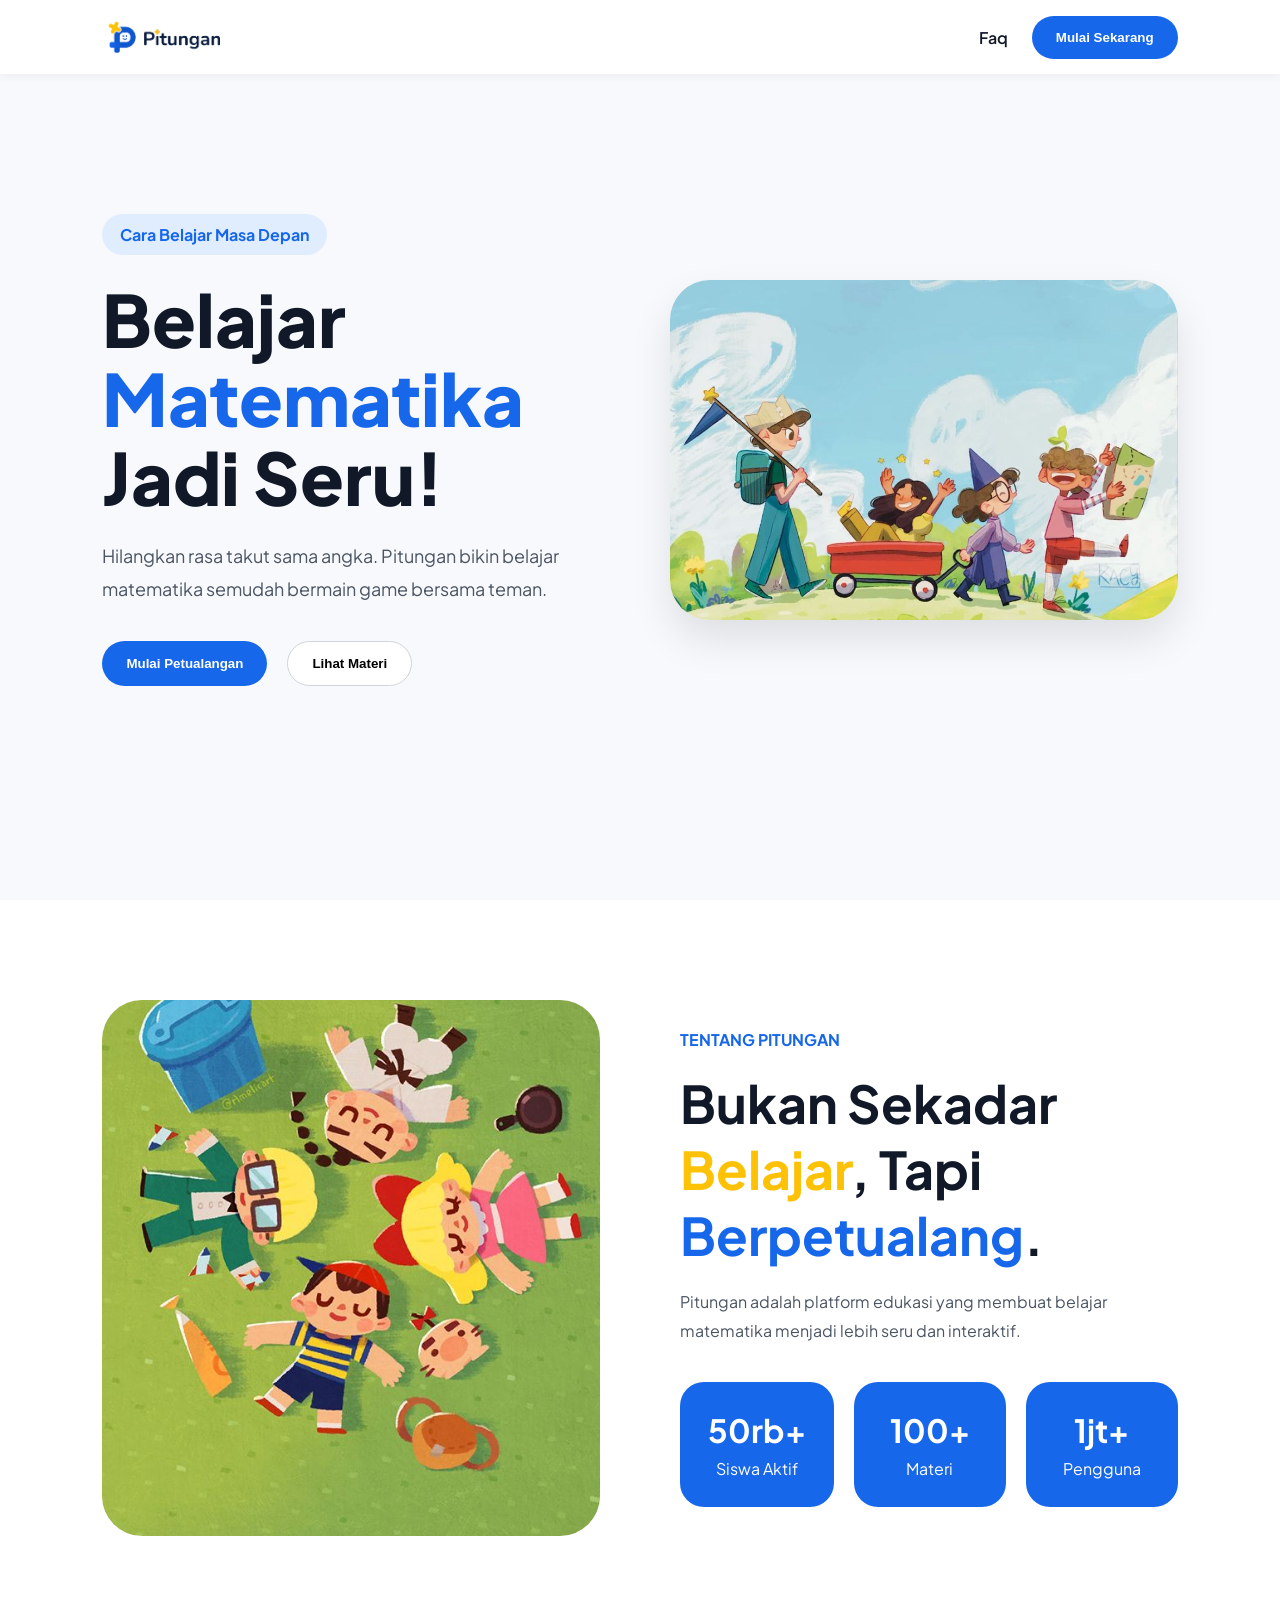
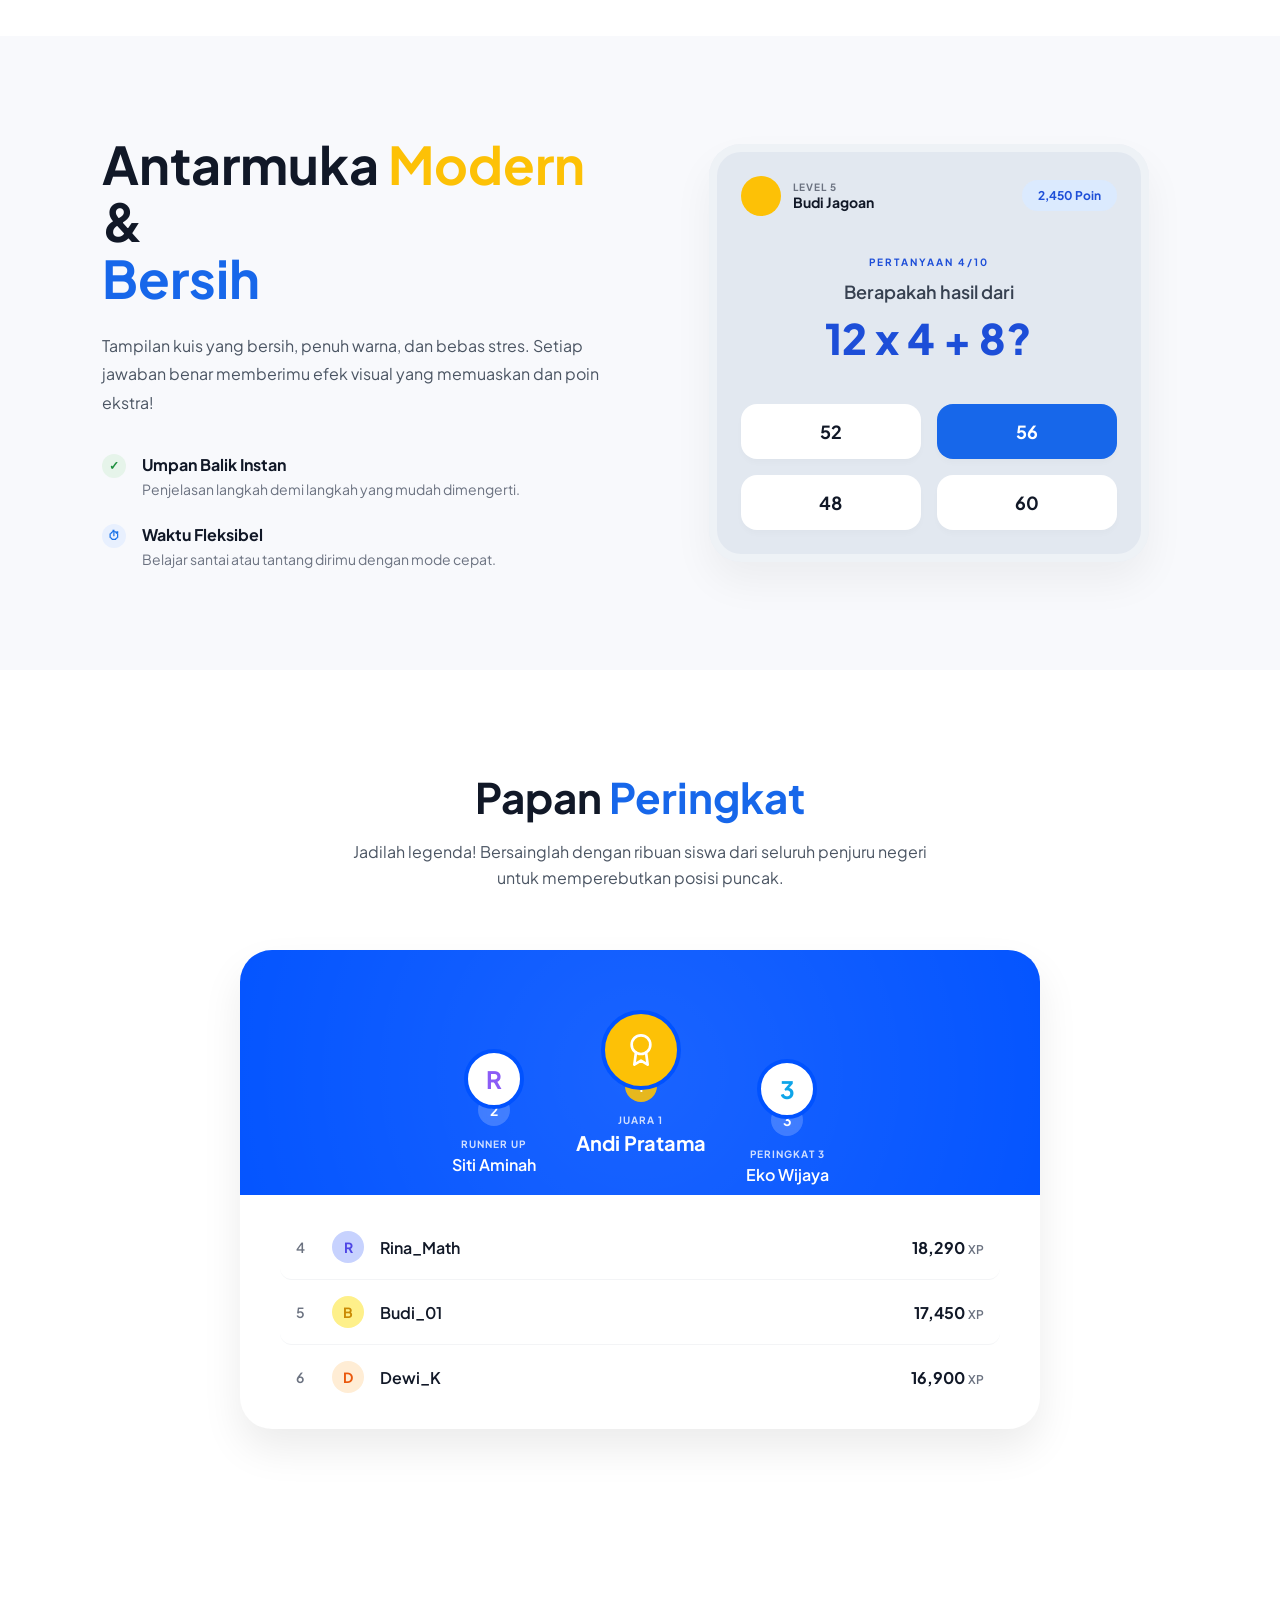
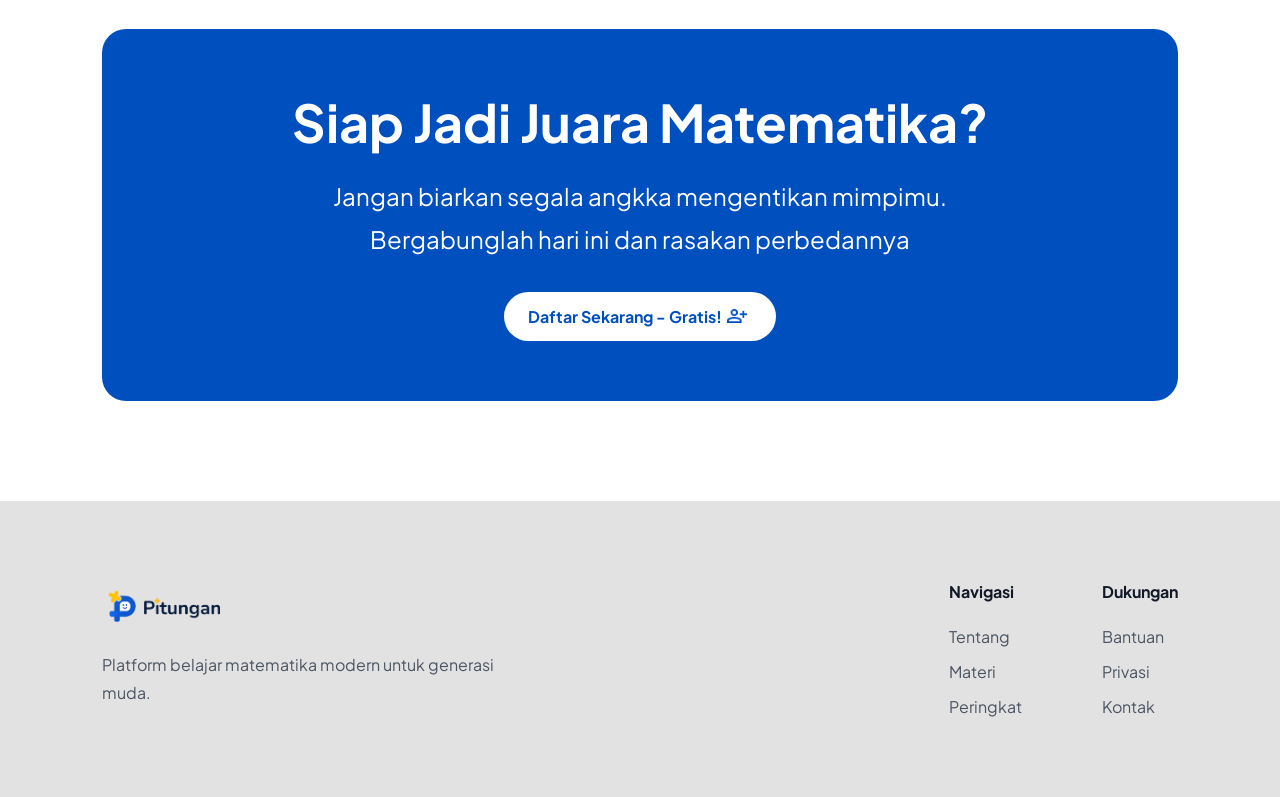
<file: index.html>
<!DOCTYPE html>
<html lang="en">

<head>
    <meta charset="UTF-8">
    <meta name="viewport" content="width=device-width, initial-scale=1.0">
    <title>Pitungan</title>
    <link rel="icon" type="image/png" href="assets/img/logo.png">
    <link rel="stylesheet" href="assets/css/style.css">
    <link rel="preconnect" href="https://fonts.googleapis.com">
    <link href="https://fonts.googleapis.com/css2?family=Plus+Jakarta+Sans:wght@400;500;600;700;800&display=swap"
        rel="stylesheet">
</head>

<body>
    <!-- Navbar -->
    <header class="navbar">

        <div class="logo">
            <img src="assets/img/logotype.png" />
        </div>

        <nav>
            <a href="#">Faq</a>

            <button class="btn-primary">
                Mulai Sekarang
            </button>
        </nav>

    </header>

    <!-- Hero -->
    <section class="hero">

        <div class="hero-text">

            <span class="tag">
                Cara Belajar Masa Depan
            </span>

            <h1>
                Belajar
                <span class="text-blue">Matematika</span>
                Jadi Seru!
            </h1>

            <p>
                Hilangkan rasa takut sama angka.
                Pitungan bikin belajar matematika
                semudah bermain game bersama teman.
            </p>

            <div class="hero-buttons">

                <button class="btn-primary">
                    Mulai Petualangan
                </button>

                <button class="btn-secondary">
                    Lihat Materi
                </button>

            </div>

        </div>

        <div class="hero-image">
            <img src="assets/img/belajar_matematika_seru.jpg" alt="">
        </div>

    </section>

    <!-- About -->
    <section class="about">

        <div class="about-image">
            <img src="assets/img/anak_belajar_matematika_ceria.jpg" alt="">
        </div>

        <div class="about-text">

            <span class="section-label">
                Tentang Pitungan
            </span>

            <h2>
                Bukan Sekadar <span class="text-yellow">Belajar</span>,
                Tapi <span class="text-blue">Berpetualang</span>.
            </h2>

            <p>
                Pitungan adalah platform edukasi
                yang membuat belajar matematika
                menjadi lebih seru dan interaktif.
            </p>

            <div class="stats">

                <div class="stat-card">
                    <h3>50rb+</h3>
                    <span>Siswa Aktif</span>
                </div>

                <div class="stat-card">
                    <h3>100+</h3>
                    <span>Materi</span>
                </div>

                <div class="stat-card">
                    <h3>1jt+</h3>
                    <span>Pengguna</span>
                </div>

            </div>

        </div>

    </section>
    <!-- Features -->
    <section class="features">
        <div class="features-text">
            <h2>Antarmuka <span class="text-yellow">Modern</span> & <br><span class="text-blue">Bersih</span></h2>
            <p>Tampilan kuis yang bersih, penuh warna, dan bebas stres. Setiap jawaban benar memberimu efek visual yang
                memuaskan dan poin ekstra!</p>
            <div class="feature-list">
                <div class="feature-item">
                    <div class="feature-icon check">✓</div>
                    <div class="feature-desc">
                        <h4>Umpan Balik Instan</h4>
                        <p>Penjelasan langkah demi langkah yang mudah dimengerti.</p>
                    </div>
                </div>
                <div class="feature-item">
                    <div class="feature-icon clock">⏱</div>
                    <div class="feature-desc">
                        <h4>Waktu Fleksibel</h4>
                        <p>Belajar santai atau tantang dirimu dengan mode cepat.</p>
                    </div>
                </div>
            </div>
        </div>
        <div class="features-ui">
            <div class="mock-card">
                <div class="mock-header">
                    <div class="user-info">
                        <div class="avatar-yellow"></div>
                        <div class="user-level">
                            <span class="level-label">LEVEL 5</span>
                            <span class="user-name">Budi Jagoan</span>
                        </div>
                    </div>
                    <div class="points-badge">2,450 Poin</div>
                </div>
                <div class="mock-body">
                    <span class="question-label">PERTANYAAN 4/10</span>
                    <h3>Berapakah hasil dari</h3>
                    <div class="question-math">12 x 4 + 8?</div>
                </div>
                <div class="mock-options">
                    <div class="option">52</div>
                    <div class="option active">56</div>
                    <div class="option">48</div>
                    <div class="option">60</div>
                </div>
            </div>
        </div>
    </section>

    <!-- Leaderboard -->
    <section class="leaderboard-section">
        <div class="leaderboard-header">
            <h2>Papan <span class="text-blue">Peringkat</span></h2>
            <p>Jadilah legenda! Bersainglah dengan ribuan siswa dari seluruh penjuru negeri untuk memperebutkan posisi
                puncak.</p>
        </div>

        <div class="leaderboard-card">
            <div class="leaderboard-top">
                <div class="podium">
                    <div class="podium-place second">
                        <div class="avatar r-avatar">R</div>
                        <span class="rank-num">2</span>
                        <span class="rank-title">RUNNER UP</span>
                        <span class="rank-name">Siti Aminah</span>
                    </div>
                    <div class="podium-place first">
                        <div class="avatar gold-avatar">
                            <svg width="32" height="32" viewBox="0 0 24 24" fill="none" stroke="currentColor"
                                stroke-width="2" stroke-linecap="round" stroke-linejoin="round">
                                <circle cx="12" cy="8" r="7"></circle>
                                <polyline points="8.21 13.89 7 23 12 20 17 23 15.79 13.88"></polyline>
                            </svg>
                        </div>
                        <span class="rank-num">1</span>
                        <span class="rank-title">JUARA 1</span>
                        <span class="rank-name">Andi Pratama</span>
                    </div>
                    <div class="podium-place third">
                        <div class="avatar b-avatar">3</div>
                        <span class="rank-num">3</span>
                        <span class="rank-title">PERINGKAT 3</span>
                        <span class="rank-name">Eko Wijaya</span>
                    </div>
                </div>
            </div>
            <div class="leaderboard-list">
                <div class="list-item">
                    <div class="item-left">
                        <span class="list-rank">4</span>
                        <div class="list-avatar r-bg">R</div>
                        <span class="list-name">Rina_Math</span>
                    </div>
                    <div class="item-right">18,290 <span>XP</span></div>
                </div>
                <div class="list-item">
                    <div class="item-left">
                        <span class="list-rank">5</span>
                        <div class="list-avatar b-bg">B</div>
                        <span class="list-name">Budi_01</span>
                    </div>
                    <div class="item-right">17,450 <span>XP</span></div>
                </div>
                <div class="list-item">
                    <div class="item-left">
                        <span class="list-rank">6</span>
                        <div class="list-avatar d-bg">D</div>
                        <span class="list-name">Dewi_K</span>
                    </div>
                    <div class="item-right">16,900 <span>XP</span></div>
                </div>
            </div>
        </div>
    </section>

    <!-- cta section -->
    <section class="cta">
        <div class="cta-content">
            <h2>Siap Jadi Juara Matematika?</h2>
            <p>Jangan biarkan segala angkka mengentikan mimpimu.
                Bergabunglah hari ini dan rasakan perbedannya
            </p>
            <div class="cta-link">
                <a href="#" class="btn btn-primary">Daftar Sekarang - Gratis!<img src="assets/img/regisIcon.png" alt="Gratis"></a>
            </div>
        </div>
    </section>


    <!-- Footer -->
    <footer class="footer">

        <div class="footer-brand">

            <div class="logo">
                <img src="assets/img/logotype.png" />
            </div>

            <p>
                Platform belajar matematika
                modern untuk generasi muda.
            </p>

        </div>

        <div class="footer-links">

            <div>

                <h4>Navigasi</h4>

                <a href="#">Tentang</a>
                <a href="#">Materi</a>
                <a href="#">Peringkat</a>

            </div>

            <div>

                <h4>Dukungan</h4>

                <a href="#">Bantuan</a>
                <a href="#">Privasi</a>
                <a href="#">Kontak</a>

            </div>

        </div>

    </footer>

    <script src="assets/js/script.js"></script>
</body>

</html>
</file>
<file: assets/css/style.css>
* {
    margin: 0;
    padding: 0;
    box-sizing: border-box;
}

body {
    font-family: 'Plus Jakarta Sans', sans-serif;
    background: #f8f9fc;
    color: #111827;
}

img {
    width: 100%;
    display: block;
}

section {
    padding: 100px 8%;
}

.text-yellow {
    color: #FDC106;
}

.text-blue {
    color: #1767ea;
}

.navbar {
    position: fixed;
    top: 0;
    left: 0;
    width: 100%;
    padding: 12px 8%;
    background: white;
    display: flex;
    justify-content: space-between;
    align-items: center;
    z-index: 1000;
    box-shadow: 0 2px 10px rgba(0, 0, 0, 0.05);
}

.logo img {
    height: 50px;
    width: auto;
}

nav {
    display: flex;
    align-items: center;
    gap: 24px;
}

nav a {
    text-decoration: none;
    color: #111827;
    font-weight: 600;
}

.btn-primary {
    background: #1767ea;
    color: white;
    border: none;
    padding: 14px 24px;
    border-radius: 999px;
    cursor: pointer;
    font-weight: 700;
    transition: all 0.3s ease;
}

.btn-primary:hover {
    background: #1455c0;
    transform: translateY(-2px);
    box-shadow: 0 10px 20px rgba(23, 103, 234, 0.3);
}

.btn-secondary {
    background: white;
    border: 1px solid #d1d5db;
    padding: 14px 24px;
    border-radius: 999px;
    cursor: pointer;
    font-weight: 700;
    transition: all 0.3s ease;
}

.btn-secondary:hover {
    background: #f3f4f6;
    transform: translateY(-2px);
}

.hero {
    min-height: 100vh;
    display: flex;
    align-items: center;
    justify-content: space-between;
    gap: 60px;
}

.hero-text {
    flex: 1;
}

.tag {
    display: inline-block;
    background: #e0edff;
    color: #1767ea;
    padding: 10px 18px;
    border-radius: 999px;
    font-weight: 700;
    margin-bottom: 24px;
}

.hero-text h1 {
    font-size: 72px;
    line-height: 1.1;
    font-weight: 800;
    margin-bottom: 24px;
}

.hero-text p {
    font-size: 18px;
    line-height: 1.8;
    color: #4b5563;
    margin-bottom: 36px;
    max-width: 550px;
}

.hero-buttons {
    display: flex;
    gap: 20px;
}

.hero-image {
    flex: 1;
}

.hero-image img {
    width: 100%;
    height: 340px;
    object-fit: cover;
    border-radius: 40px;
    box-shadow: 0 20px 40px rgba(0, 0, 0, 0.1);
}

.about {
    display: flex;
    align-items: center;
    gap: 80px;
    background: white;
}

.about-image,
.about-text {
    flex: 1;
}

.about-image img {
    width: 100%;
    height: 536px;
    object-fit: cover;
    border-radius: 40px;
}

.section-label {
    color: #1767ea;
    font-weight: 700;
    text-transform: uppercase;
}

.about-text h2 {
    font-size: 52px;
    margin: 20px 0;
}

.about-text p {
    color: #4b5563;
    line-height: 1.8;
    margin-bottom: 36px;
}

.stats {
    display: flex;
    gap: 20px;
}

.stat-card {
    background: #1767ea;
    color: white;
    padding: 28px;
    border-radius: 24px;
    text-align: center;
    flex: 1;
}

.stat-card h3 {
    font-size: 32px;
    margin-bottom: 8px;
}


/* Features Section */
.features {
    display: flex;
    align-items: center;
    gap: 80px;
    background: #f8f9fc;
}

.features-text {
    flex: 1;
}

.features-text h2 {
    font-size: 52px;
    line-height: 1.1;
    margin-bottom: 24px;
}

.features-text>p {
    font-size: 16px;
    line-height: 1.8;
    color: #4b5563;
    margin-bottom: 36px;
}

.feature-list {
    display: flex;
    flex-direction: column;
    gap: 24px;
}

.feature-item {
    display: flex;
    gap: 16px;
    align-items: flex-start;
}

.feature-icon {
    width: 24px;
    height: 24px;
    border-radius: 50%;
    display: flex;
    align-items: center;
    justify-content: center;
    font-size: 12px;
    font-weight: bold;
    flex-shrink: 0;
}

.feature-icon.check {
    background: #e6f4ea;
    color: #1e8e3e;
}

.feature-icon.clock {
    background: #e8f0fe;
    color: #1a73e8;
}

.feature-desc h4 {
    font-size: 16px;
    margin-bottom: 4px;
    color: #111827;
}

.feature-desc p {
    font-size: 14px;
    color: #6b7280;
    line-height: 1.5;
}

.features-ui {
    flex: 1;
    display: flex;
    justify-content: center;
    position: relative;
}

@keyframes float {
    0% { transform: translateY(0px); }
    50% { transform: translateY(-10px); }
    100% { transform: translateY(0px); }
}

.mock-card {
    background: #e2e8f0;
    border-radius: 32px;
    padding: 32px;
    width: 100%;
    max-width: 440px;
    box-shadow: 0 20px 40px rgba(0, 0, 0, 0.05), inset 0 0 0 8px rgba(255, 255, 255, 0.4);
    animation: float 6s ease-in-out infinite;
}

.mock-header {
    display: flex;
    justify-content: space-between;
    align-items: center;
    margin-bottom: 40px;
}

.user-info {
    display: flex;
    align-items: center;
    gap: 12px;
}

.avatar-yellow {
    width: 40px;
    height: 40px;
    background: #FDC106;
    border-radius: 50%;
}

.user-level {
    display: flex;
    flex-direction: column;
}

.level-label {
    font-size: 10px;
    font-weight: 700;
    color: #6b7280;
    letter-spacing: 1px;
}

.user-name {
    font-size: 14px;
    font-weight: 700;
    color: #111827;
}

.points-badge {
    background: #dbeafe;
    color: #1d4ed8;
    padding: 8px 16px;
    border-radius: 999px;
    font-size: 12px;
    font-weight: 700;
}

.mock-body {
    text-align: center;
    margin-bottom: 40px;
}

.question-label {
    font-size: 10px;
    font-weight: 700;
    color: #1d4ed8;
    letter-spacing: 2px;
    text-transform: uppercase;
    display: block;
    margin-bottom: 12px;
}

.mock-body h3 {
    font-size: 18px;
    font-weight: 600;
    color: #374151;
    margin-bottom: 8px;
}

.question-math {
    font-size: 42px;
    font-weight: 800;
    color: #1d4ed8;
}

.mock-options {
    display: grid;
    grid-template-columns: 1fr 1fr;
    gap: 16px;
}

.option {
    background: white;
    padding: 16px;
    border-radius: 16px;
    text-align: center;
    font-size: 18px;
    font-weight: 700;
    color: #111827;
    box-shadow: 0 4px 6px rgba(0, 0, 0, 0.02);
    cursor: pointer;
    transition: all 0.3s ease;
}

.option:hover {
    transform: translateY(-2px);
    box-shadow: 0 8px 12px rgba(0, 0, 0, 0.05);
}

.option.active {
    background: #1767ea;
    color: white;
}

/* Leaderboard Section */
.leaderboard-section {
    background: white;
    display: flex;
    flex-direction: column;
    align-items: center;
}

.leaderboard-header {
    text-align: center;
    max-width: 600px;
    margin-bottom: 60px;
}

.leaderboard-header h2 {
    font-size: 42px;
    margin-bottom: 16px;
}

.leaderboard-header p {
    font-size: 16px;
    color: #4b5563;
    line-height: 1.6;
}

.leaderboard-card {
    background: white;
    width: 100%;
    max-width: 800px;
    border-radius: 32px;
    box-shadow: 0 20px 40px rgba(0, 0, 0, 0.08);
    overflow: hidden;
}

.leaderboard-top {
    background: #0052ff;
    padding: 60px 40px 40px;
    display: flex;
    justify-content: center;
    position: relative;
    overflow: hidden;
}

.leaderboard-top::before {
    content: '';
    position: absolute;
    top: -50%;
    left: -50%;
    width: 200%;
    height: 200%;
    background: radial-gradient(circle at 50% 50%, rgba(255, 255, 255, 0.1) 0%, transparent 60%);
    pointer-events: none;
}

.podium {
    display: flex;
    align-items: flex-end;
    gap: 40px;
    position: relative;
    z-index: 1;
}

.podium-place {
    display: flex;
    flex-direction: column;
    align-items: center;
    text-align: center;
    color: white;
}

.podium-place .avatar {
    width: 60px;
    height: 60px;
    border-radius: 50%;
    display: flex;
    align-items: center;
    justify-content: center;
    font-size: 24px;
    font-weight: 700;
    margin-bottom: -15px;
    border: 4px solid #0052ff;
    z-index: 2;
    background: white;
}

.podium-place.first .avatar {
    width: 80px;
    height: 80px;
    background: #FDC106;
    color: white;
    border-color: #0052ff;
    margin-bottom: -20px;
}

.podium-place.second .avatar {
    color: #8b5cf6;
}

.podium-place.third .avatar {
    color: #0ea5e9;
}

.rank-num {
    width: 32px;
    height: 32px;
    background: rgba(255, 255, 255, 0.2);
    border-radius: 50%;
    display: flex;
    align-items: center;
    justify-content: center;
    font-size: 14px;
    font-weight: 700;
    margin-bottom: 12px;
    backdrop-filter: blur(4px);
}

.podium-place.first .rank-num {
    background: rgba(253, 193, 6, 0.9);
    color: white;
}

.rank-title {
    font-size: 10px;
    font-weight: 700;
    letter-spacing: 1px;
    opacity: 0.8;
    margin-bottom: 4px;
    text-transform: uppercase;
}

.rank-name {
    font-size: 16px;
    font-weight: 600;
}

.podium-place.first .rank-name {
    font-size: 20px;
    font-weight: 700;
}

.podium-place.second {
    transform: translateY(20px);
}

.podium-place.third {
    transform: translateY(30px);
}

.leaderboard-list {
    padding: 20px 40px;
}

.list-item {
    display: flex;
    justify-content: space-between;
    align-items: center;
    padding: 16px;
    border-bottom: 1px solid #f3f4f6;
    transition: all 0.3s ease;
    border-radius: 12px;
}

.list-item:hover {
    background: #f8f9fc;
    transform: scale(1.02);
}

.list-item:last-child {
    border-bottom: none;
}

.item-left {
    display: flex;
    align-items: center;
    gap: 16px;
}

.list-rank {
    font-size: 14px;
    font-weight: 600;
    color: #6b7280;
    width: 20px;
}

.list-avatar {
    width: 32px;
    height: 32px;
    border-radius: 50%;
    display: flex;
    align-items: center;
    justify-content: center;
    color: white;
    font-size: 14px;
    font-weight: 700;
}

.list-avatar.r-bg {
    background: #c7d2fe;
    color: #4f46e5;
}

.list-avatar.b-bg {
    background: #fef08a;
    color: #ca8a04;
}

.list-avatar.d-bg {
    background: #ffedd5;
    color: #ea580c;
}

.list-name {
    font-size: 16px;
    font-weight: 600;
    color: #111827;
}

.item-right {
    font-size: 16px;
    font-weight: 700;
    color: #111827;
}

.item-right span {
    font-size: 12px;
    color: #6b7280;
    font-weight: 600;
}

@media (max-width: 900px) {
    .features {
        flex-direction: column;
    }

    .podium {
        gap: 20px;
    }
}

/*CTA section*/
.cta {
    background: white;
}

.cta-content {
    background: #004FBF;
    color: white;
    text-align: center;
    justify-content: center;
    padding: 60px 8%;
    border-radius: 24px;
}

.cta-content h2 {
    font-size: 52px;
    margin-bottom: 20px;
}

.cta-content p {
    font-size: 24px;
    line-height: 1.8;
    margin: auto;
    margin-bottom: 30px;
    max-width: 700px;
}

.cta-link {
    margin: auto;
    width: fit-content;
}

.cta-link a {
    display: flex;
    text-decoration: none;
    background: white;
    color: #004FBF;
    padding: 14px 24px;
    text-align: center;
    width: 100%;
}

.cta-link a img {
    margin: auto 5px;
    width: 20px;
    height: fit-content;
}

.footer {
    background: #E3E2E2;
    padding: 80px 8%;
    display: flex;
    justify-content: space-between;
    gap: 60px;
}

.footer-brand {
    max-width: 400px;
}

.footer-brand p {
    color: #4b5563;
    line-height: 1.8;
    margin-top: 20px;
}

.footer-links {
    display: flex;
    gap: 80px;
}

.footer-links div {
    display: flex;
    flex-direction: column;
    gap: 14px;
}

.footer-links h4 {
    margin-bottom: 10px;
}

.footer-links a {
    text-decoration: none;
    color: #4b5563;
}
</file>
